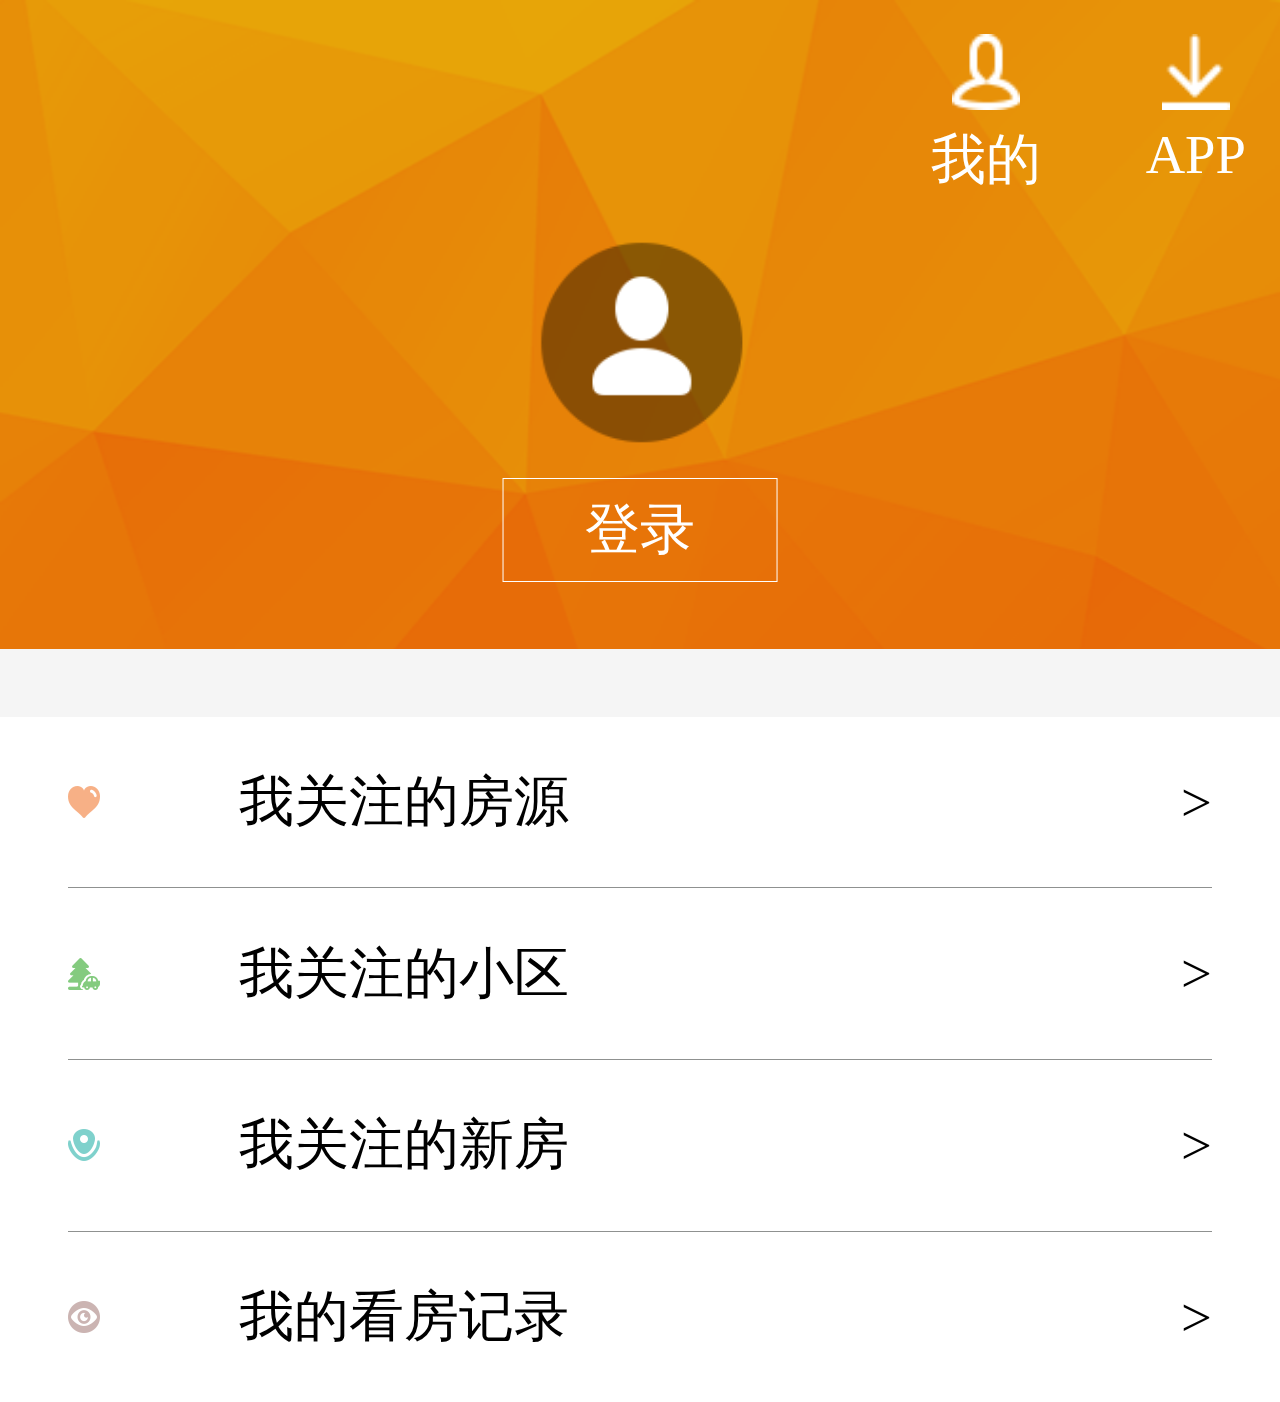
<file: 10.html>
<!DOCTYPE html>
<html>

<head>
    <meta charset="UTF-8">
    <meta name="viewport" content="width=device-width, initial-scale=1.0, maximum-scale=1.0, user-scalable=0">
    <meta http-equiv="X-UA-Compatible" content="ie=edge">
    <title>Document</title>
    <link rel="stylesheet" href="./css/10.css">
    <script src="./js/rem.js"></script>
    <style>
        iframe {
            height: 5rem;
        }
    </style>
</head>

<body>
    <header>
        <div><img src="./image/my/urse.png" alt="">
            <p>我的</p>
        </div>
        <div><img src="./image/my/down.png" alt="">
            <p>APP</p>
        </div>
        <div><img src="./image/my/urse2.png" alt=""></div>
        <div><a href="./11.html">登录</a></div>
    </header>
    <ul class="box">
        <li>
            <p>我关注的房源</p>
            <span>></span>
        </li>
        <li>
            <p>我关注的小区</p>
            <span>></span>
        </li>
        <li>
            <p>我关注的新房</p>
            <span>></span>
        </li>
        <li>
            <p>我的看房记录</p>
            <span>></span>
        </li>
    </ul>
</body>

</html>
</file>
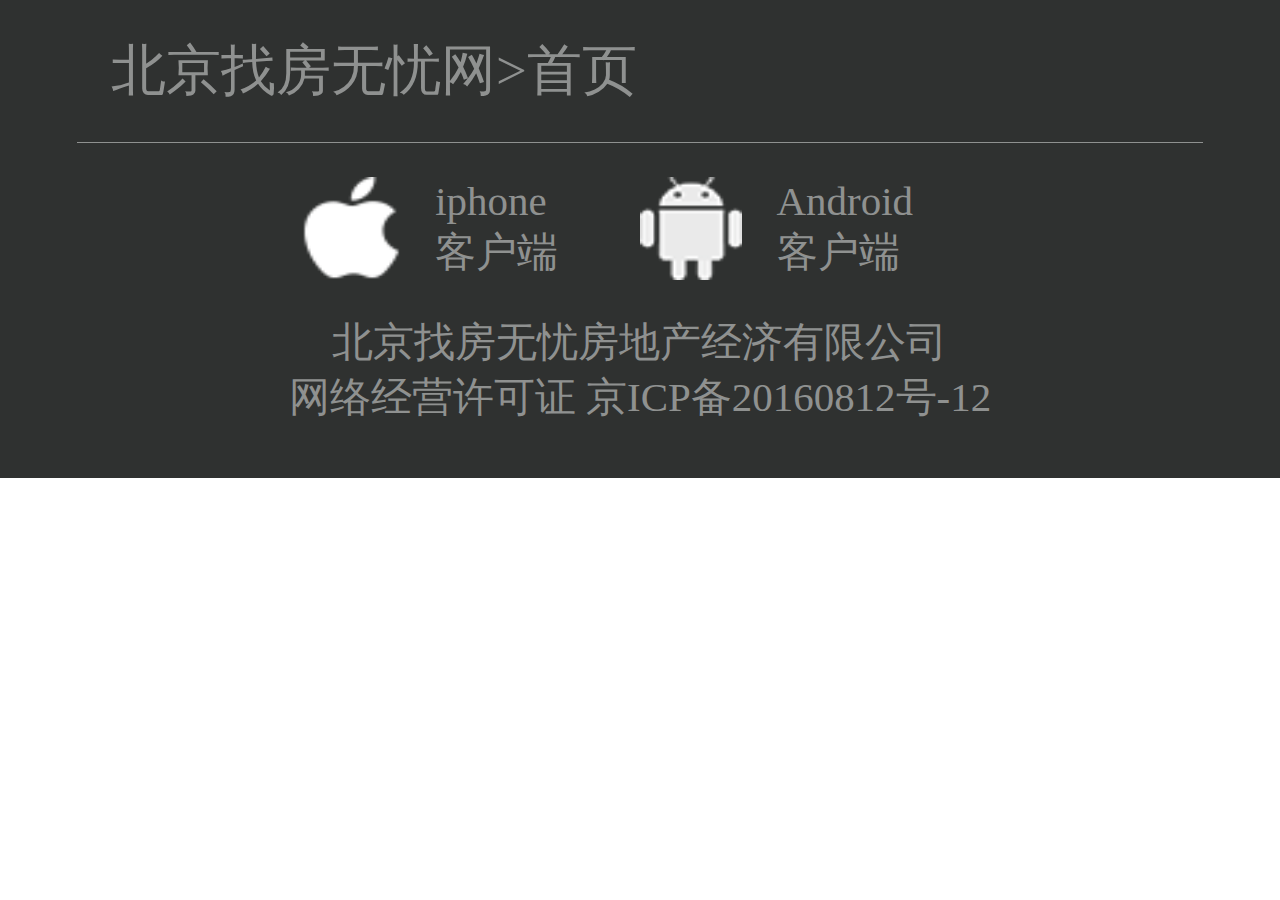
<file: footer.html>
<!DOCTYPE html>
<html>

<head>
    <meta charset="UTF-8">
    <meta name="viewport" content="width=device-width, initial-scale=1.0, maximum-scale=1.0, user-scalable=0">
    <meta http-equiv="X-UA-Compatible" content="ie=edge">
    <title>Document</title>
    <link rel="stylesheet" href="./css/header&footer.css">
    <script src="./js/rem.js"></script>
</head>

<body>
    <footer>
        <div class="banner">
            <p class="one"><a href="./index.html" target="_top">北京找房无忧网>首页</a></p>
            <div class="two">
                <img src="./image/index/apple.png" alt="">
                <div>
                    <p>iphone</p>
                    <p>客户端</p>
                </div>
                <img src="./image/index/android.png" alt="">
                <div>
                    <p>Android</p>
                    <p>客户端</p>
                </div>
            </div>
            <div class="three">
                <p>北京找房无忧房地产经济有限公司</p>
                <p>网络经营许可证 京ICP备20160812号-12</p>
            </div>
        </div>
    </footer>
</body>

</html>
</file>
<file: css/10.css>
* {
  margin: 0;
  padding: 0;
}
body {
  background-color: #f5f5f5;
}
header {
  width: 100%;
  height: 19rem;
  background: url(../image/my/bg1.png) no-repeat;
  background-size: cover;
  font-size: 1.6rem;
  position: relative;
}
header div:nth-of-type(1) {
  color: white;
  text-align: center;
  position: absolute;
  top: 1rem;
  right: 7rem;
}
header div:nth-of-type(1) img {
  width: 2rem;
}
header div:nth-of-type(2) {
  color: white;
  text-align: center;
  position: absolute;
  top: 1rem;
  right: 1rem;
}
header div:nth-of-type(2) img {
  width: 2rem;
}
header div:nth-of-type(3) {
  width: 6rem;
  height: 6rem;
  position: absolute;
  top: 7rem;
  right: 50%;
  transform: translate(50%, 0);
}
header div:nth-of-type(3) img {
  width: 100%;
  height: 100%;
}
header div:nth-of-type(4) {
  width: 8rem;
  height: 3rem;
  border: 1px solid white;
  position: absolute;
  top: 14rem;
  right: 50%;
  transform: translate(50%, 0);
  text-align: center;
}
header div:nth-of-type(4) a {
  color: white;
  text-decoration: none;
  line-height: 3rem;
}
.box {
  width: 100%;
  box-sizing: border-box;
  list-style: none;
  background-color: white;
  padding: 0 2rem;
  margin-top: 2rem;
}
.box li {
  height: 5rem;
  border-bottom: 1px solid #8f9190;
  display: flex;
  justify-content: space-between;
  align-items: center;
  font-size: 1.6rem;
  padding-left: 5rem;
}
.box li:nth-of-type(1) {
  background: url(../image/my/icon1.png) no-repeat 0px center;
}
.box li:nth-of-type(2) {
  background: url(../image/my/icon2.png) no-repeat 0px center;
}
.box li:nth-of-type(3) {
  background: url(../image/my/icon3.png) no-repeat 0px center;
}
.box li:nth-last-of-type(1) {
  background: url(../image/my/icon4.png) no-repeat 0px center;
  border: none;
}
</file>
<file: css/header&footer.css>
* {
  margin: 0;
  padding: 0;
}
header {
  width: 100%;
  height: 5rem;
  background-color: #ff8a00;
  display: flex;
  align-items: center;
}
header div {
  height: 4rem;
  flex: 1;
}
header div:nth-of-type(1) {
  flex: 5;
  padding-left: 2rem;
}
header div img {
  height: 4rem;
}
footer {
  width: 100%;
  height: 14rem;
  background-color: #2f3130;
}
footer .banner {
  width: 33rem;
  margin: 0 auto;
  color: #8f9190;
  font-size: 1.6rem;
}
footer .banner .one {
  padding: 1rem;
  border-bottom: 1px solid #8f9190;
}
footer .banner .one a {
  color: #8f9190;
  text-decoration: none;
}
footer .banner .two {
  width: 20rem;
  padding: 1rem 0;
  margin: 0 auto;
  display: flex;
  font-size: 1.2rem;
}
footer .banner .two img {
  width: 2rem;
  height: 3rem;
  margin-right: 1rem;
  flex: 1;
}
footer .banner .two div {
  flex: 2;
}
footer .banner .three {
  font-size: 1.2rem;
  text-align: center;
}
</file>
